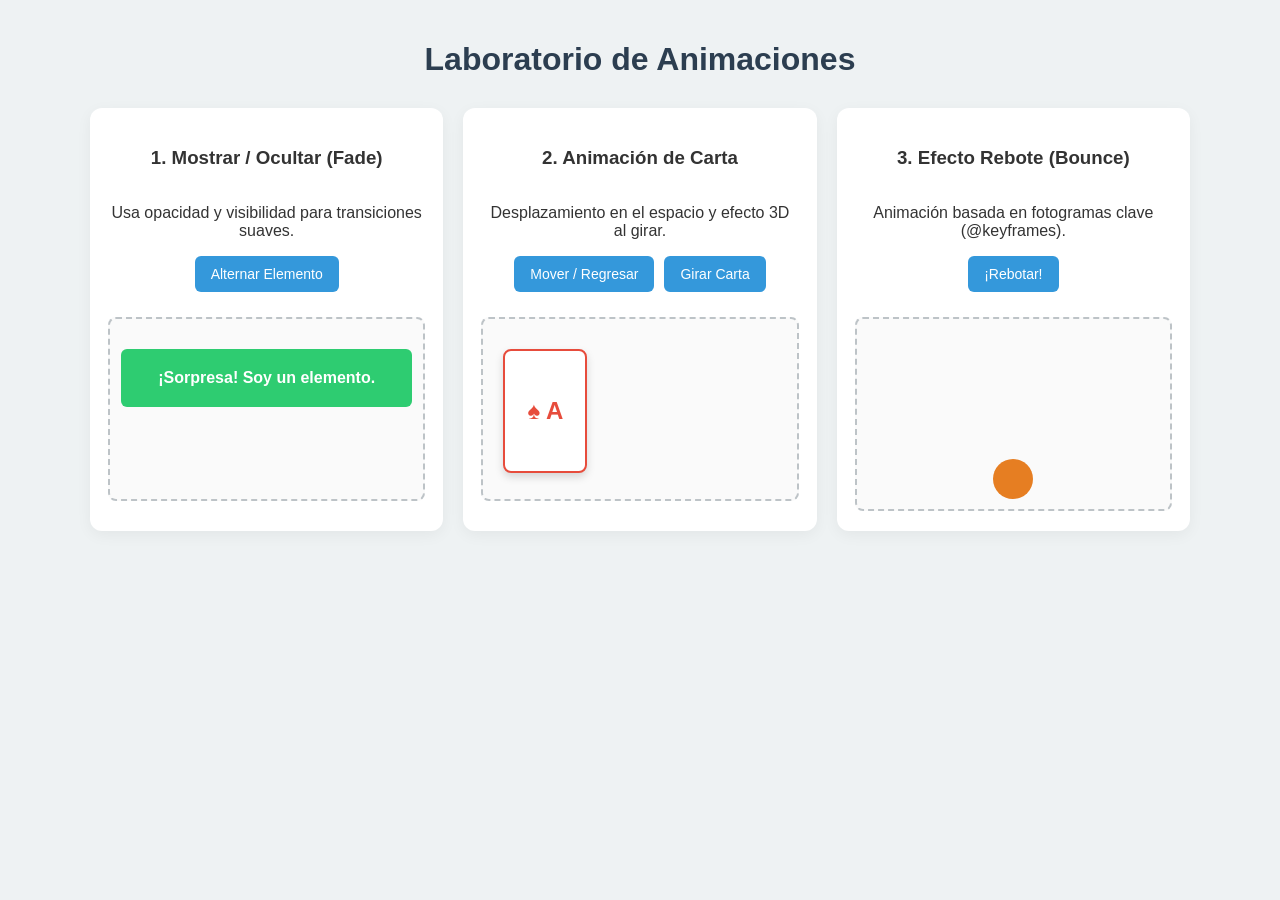
<file: 0_Profesor (ejemplos)/animations/index.html>
<!DOCTYPE html>
<html lang="es">
<head>
    <meta charset="UTF-8">
    <meta name="viewport" content="width=device-width, initial-scale=1.0">
    <title>Laboratorio de Animaciones CSS3 & JS</title>
    <link rel="stylesheet" href="assets/css/styles.css">
</head>
<body>

    <h1 class="main-title">Laboratorio de Animaciones</h1>

    <div class="dashboard">
        
        <!-- DEMO 1: MOSTRAR Y OCULTAR (FADE) -->
        <div class="card-demo">
            <h3>1. Mostrar / Ocultar (Fade)</h3>
            <p>Usa opacidad y visibilidad para transiciones suaves.</p>
            <div class="btn-group">
                <button id="btn-toggle-fade">Alternar Elemento</button>
            </div>
            <div class="box-container">
                <div id="fade-box" class="box alert-box">¡Sorpresa! Soy un elemento.</div>
            </div>
        </div>

        <!-- DEMO 2: MOVIMIENTO Y GIRO DE CARTA -->
        <div class="card-demo">
            <h3>2. Animación de Carta</h3>
            <p>Desplazamiento en el espacio y efecto 3D al girar.</p>
            <div class="btn-group">
                <button id="btn-move-card">Mover / Regresar</button>
                <button id="btn-flip-card">Girar Carta</button>
            </div>
            <div class="box-container card-scene">
                <div id="poker-card" class="card">
                    <div class="card-face card-front">♠️ A</div>
                    <div class="card-face card-back">♦️♣️♥️♠️</div>
                </div>
            </div>
        </div>

        <!-- DEMO 3: EFECTO REBOTE (KEYFRAMES) -->
        <div class="card-demo">
            <h3>3. Efecto Rebote (Bounce)</h3>
            <p>Animación basada en fotogramas clave (@keyframes).</p>
            <div class="btn-group">
                <button id="btn-bounce">¡Rebotar!</button>
            </div>
            <div class="box-container centralize">
                <div id="ball" class="ball"></div>
            </div>
        </div>

    </div>

    <script src="assets/js/app.js"></script>
</body>
</html>
</file>
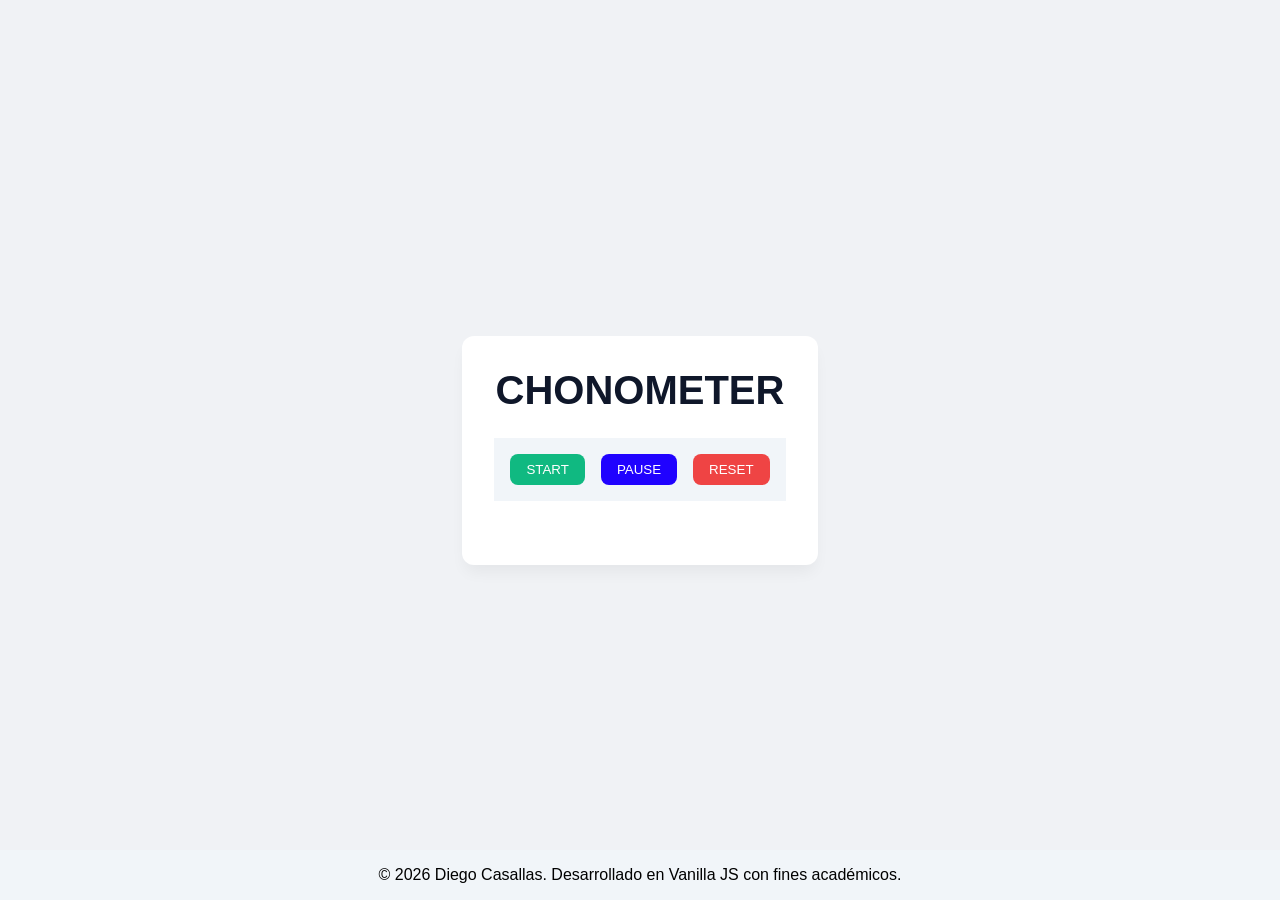
<file: 0_Profesor (ejemplos)/chonometer/index.html>
<!DOCTYPE html>
<html lang="en">
<head>
  <meta charset="UTF-8">
  <meta name="viewport" content="width=device-width, initial-scale=1.0">

  <link rel="stylesheet" href="assets/css/styles.css">
  <title>CHONOMETER</title>
</head>
<body>
    <main class="main-container">
        <div class="chonometer-container">
            <h1 class="chonometer-title">CHONOMETER</h1>
            <div class="chonometer-display" id="chonometer-display">
            </div>
            <div class="chonometer-controls">
                <button onclick="btnStart()" class="chonometer-button button-start">Start</button>
                <button onclick="btnPause()" class="chonometer-button button-pause">Pause</button>
                <button onclick="btnReset()" class="chonometer-button button-reset">Reset</button>
            </div>
        </div>  
    </main>
    <footer class="main-footer">
        <p>&copy; 2026 Diego Casallas. Desarrollado en Vanilla JS con fines académicos.</p>
    </footer>
  <script src="assets/js/app.js"></script>
</body>
</html>
</file>
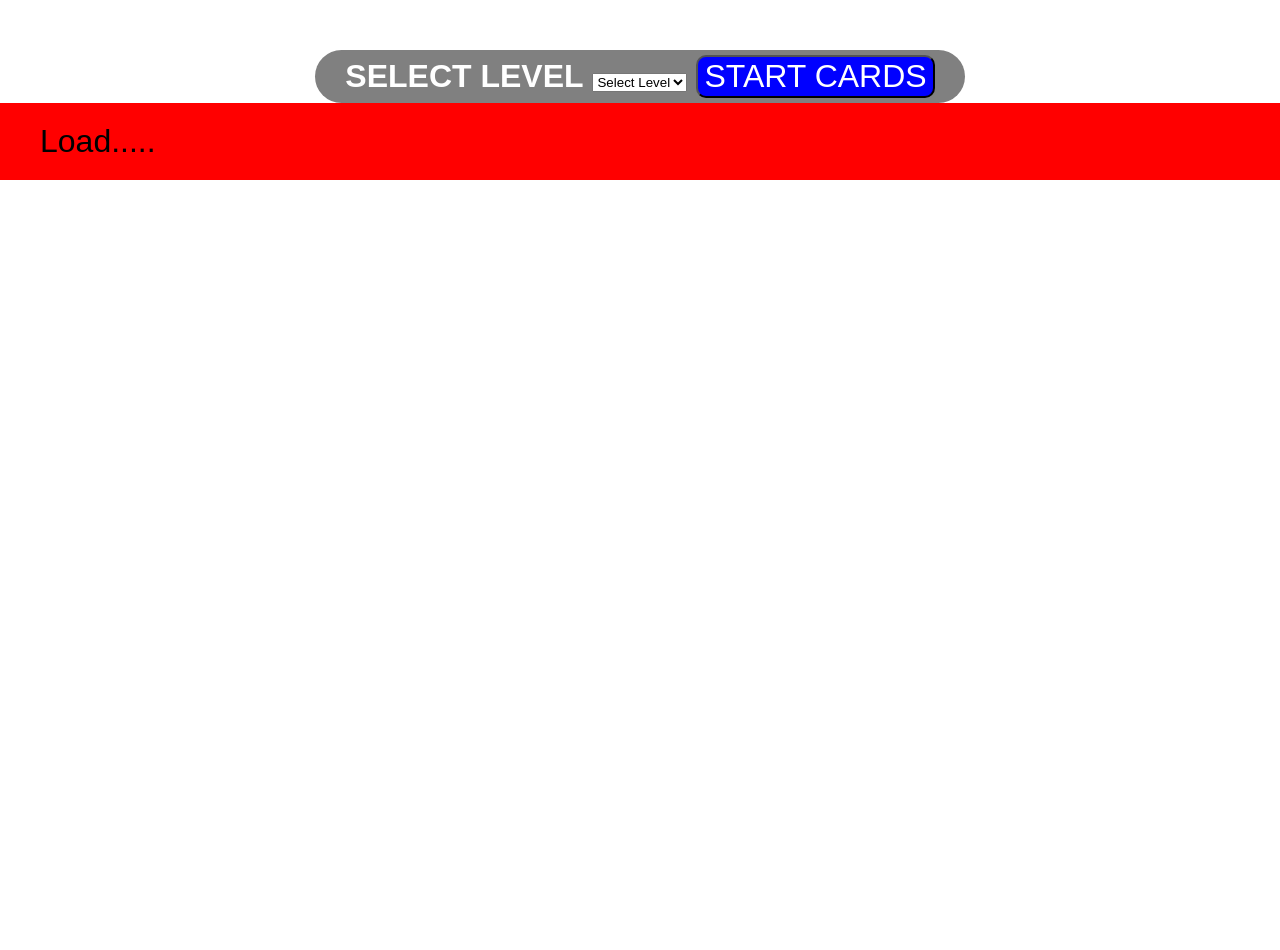
<file: 0_Profesor (ejemplos)/imageGallery/index.html>
<!DOCTYPE html>
<html lang="en">

<head>
  <meta charset="UTF-8">
  <meta name="viewport" content="width=device-width, initial-scale=1.0">
  <link rel="preconnect" href="https://fonts.googleapis.com">
  <link rel="preconnect" href="https://fonts.gstatic.com" crossorigin>
  <link
    href="https://fonts.googleapis.com/css2?family=Geist+Pixel&family=Playwrite+ID:wght@100..400&family=Yuyu+Short&display=swap"
    rel="stylesheet">
    <link rel="stylesheet" href="assets/css/styles.css">

  <title>IMAGE GALLERY</title>

</head>

<body>
  <main class="main-container">
    <section class="controls">
      <div class="difficulty-level">
        <label for="level-games">SELECT LEVEL</label>
        <select name="" id="level-games">

          <option value="" selected>Select Level</option>
          <option value="4">1</option>
          <option value="6">2</option>
          <option value="8">3</option>
          <option value="10">4</option>

        </select>
        <button class="btn-start" id="btn-start" onclick="startCards()"> Start Cards</button>
      </div>
    </section>
    <section class="game-container">
      <div class="grid-cards" id="grid-cards">
        <label class="viewLoad">Load.....</label>
        
      </div>
    </section>
  </main>

  <script src="assets/js/app.js"></script>
</body>

</html>
</file>
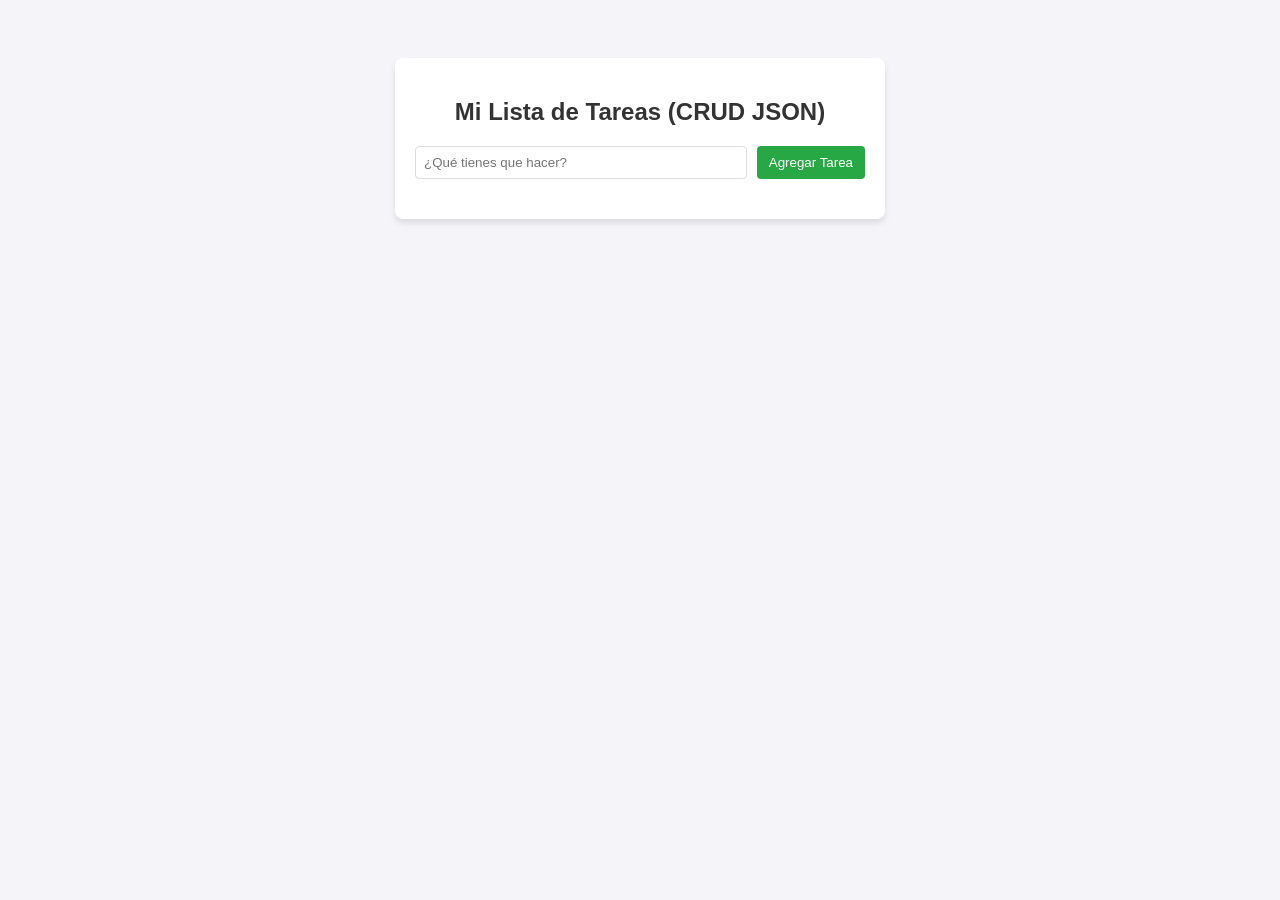
<file: 0_Profesor (ejemplos)/storage/index.html>
<!DOCTYPE html>
<html lang="es">
<head>
    <meta charset="UTF-8">
    <meta name="viewport" content="width=device-width, initial-scale=1.0">
    <title>CRUD LocalStorage JSON</title>
    <link rel="stylesheet" href="assets/css/styles.css">
</head>
<body>

    <div class="container">
        <h2>Mi Lista de Tareas (CRUD JSON)</h2>
        
        <!-- Formulario para Crear / Editar -->
        <form id="todo-form">
            <input type="hidden" id="task-id">
            <input type="text" id="task-title" placeholder="¿Qué tienes que hacer?" required>
            <button type="submit" id="form-btn">Agregar Tarea</button>
            <button type="button" id="cancel-btn" class="hidden">Cancelar</button>
        </form>

        <!-- Contenedor donde se listarán las tareas -->
        <ul id="task-list"></ul>
    </div>

    <script src="assets/js/app.js"></script>
</body>
</html>
</file>
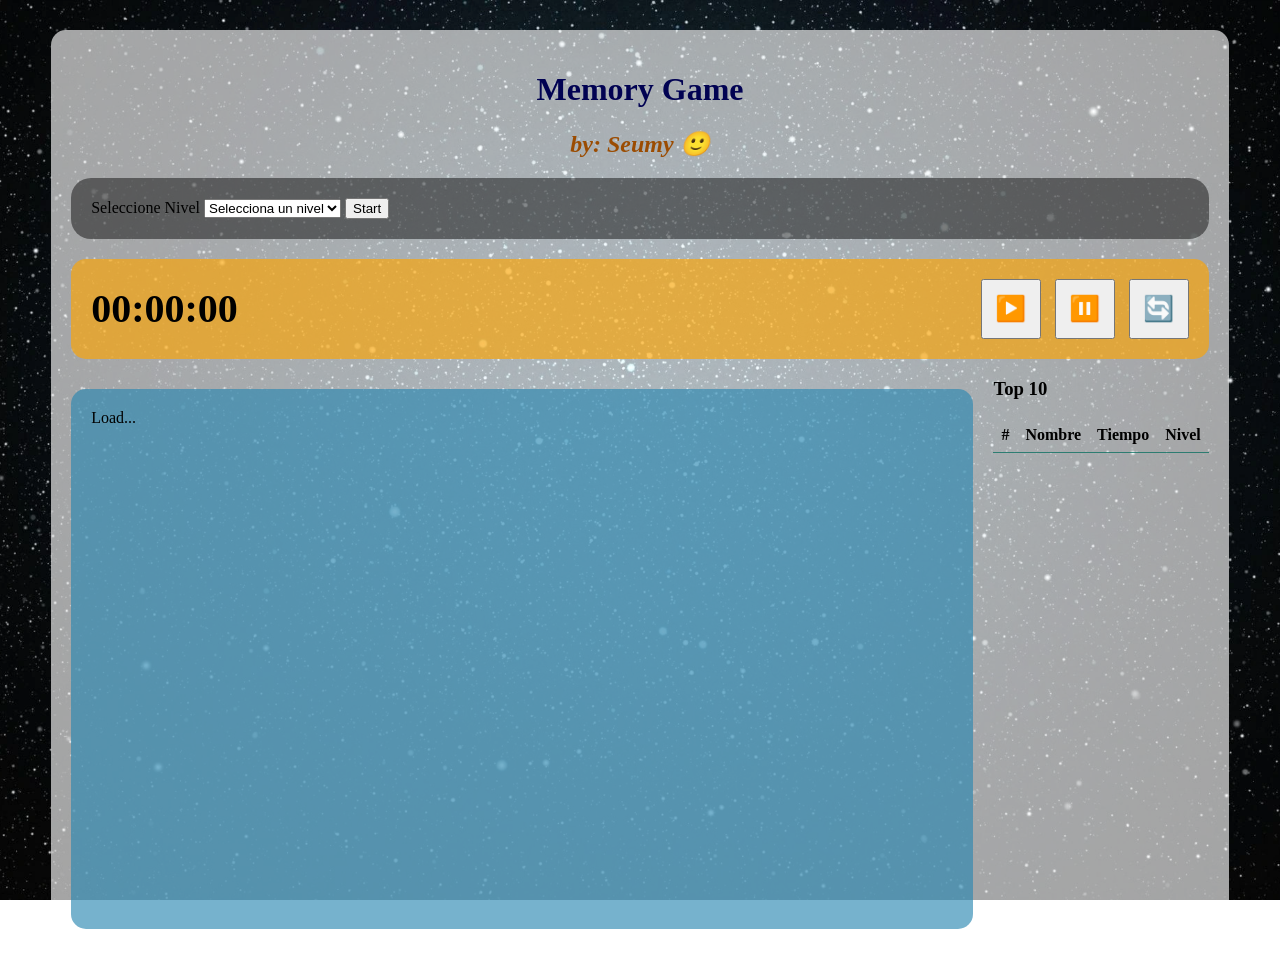
<file: idex.html>
<!DOCTYPE html> 
<html lang="es">
    <head>
        <meta charset="UTF-8">
        <meta name="viewport" content="width=device-width, initial-scale=1.0">
        <title>Memory Game</title>
        <link rel="stylesheet" href="./assets/css/styles.css">
        <link rel="stylesheet" href="assets/css/components.css">            
    </head>

    <body>
        <div class="contenido">                       
             <main>
                <h1 class="Titulo">Memory Game</h1>
                <h2 class="Subtitulo">by: Seumy 🙂</h2> 

                <main class="controles">                  
                    <div class="nivel">

                        <label for="levelGame">Seleccione Nivel</label>
                        <select id="levelGame">
                            <option value="" disabled selected >Selecciona un nivel</option>
                            <option value="4">Fácil</option>
                            <option value="6">Medio</option>
                            <option value="8">Difícil</option>
                            <option value="10">Experto</option>
                        </select>
                        
                        <button class="btn-start" id="btn-start"> Start</button>
                        
                    </div>
                </main>
                
                <section class="cronometro">
                    <span id="tiempo">00:00</span>
                    <div class="botones">
                        <button id="iniciar">▶️</button>
                        <button id="pausar">⏸️</button>
                        <button id="reiniciar">🔄</button>
                    </div>
                </section> 

                <section class="panel">
                     <section class="tablero" id="tablero">
                        <label>Load...</label>
                     </section>

                     <aside class="ranking">
                        <h3>Top 10</h3>
                        <table>
                            <thead>
                                <tr>
                                    <th>#</th>
                                    <th>Nombre</th>
                                    <th>Tiempo</th>
                                    <th>Nivel</th>
                                </tr>
                            </thead>
                            <tbody id="ranking-body">
                            <!-- Aquí se llenará dinámicamente con JavaScript -->
                            </tbody>
                        </table>
                    </aside>
                </section>                               
            </main> 
        </div>

        <script src="./assets/js/components.js" ></script>
        <script src="./assets/js/storange.js" ></script>
        <script src="./assets/js/app.js" ></script>
        
    </body>
</html>
</file>
<file: 0_Profesor (ejemplos)/animations/assets/css/styles.css>
/* --- Estilos Base y Layout --- */
body {
    font-family: 'Segoe UI', Tahoma, Geneva, Verdana, sans-serif;
    background-color: #eef2f3;
    margin: 0;
    padding: 20px;
    color: #333;
}

.main-title {
    text-align: center;
    color: #2c3e50;
    margin-bottom: 30px;
}

.dashboard {
    display: grid;
    grid-template-columns: repeat(auto-fit, minmax(300px, 1fr));
    gap: 20px;
    max-width: 1100px;
    margin: 0 auto;
}

.card-demo {
    background: white;
    border-radius: 12px;
    padding: 20px;
    box-shadow: 0 4px 15px rgba(0,0,0,0.05);
    display: flex;
    flex-direction: column;
    align-items: center;
    text-align: center;
}

.btn-group {
    display: flex;
    gap: 10px;
    margin-bottom: 25px;
}

button {
    background-color: #3498db;
    color: white;
    border: none;
    padding: 10px 16px;
    font-size: 14px;
    border-radius: 6px;
    cursor: pointer;
    transition: background 0.2s, transform 0.1s;
}

button:hover { background-color: #2980b9; }
button:active { transform: scale(0.95); }

.box-container {
    width: 100%;
    height: 180px;
    border: 2px dashed #bdc3c7;
    border-radius: 8px;
    position: relative;
    background-color: #fafafa;
    overflow: hidden;
}

.centralize {
    display: flex;
    justify-content: center;
    align-items: flex-end;
    padding-bottom: 10px;
}

/* --- DEMO 1: CSS para Mostrar/Ocultar (Fade) --- */
.box {
    width: 80%;
    margin: 30px auto;
    padding: 20px;
    border-radius: 6px;
    text-align: center;
    font-weight: bold;
}

.alert-box {
    background-color: #2ecc71;
    color: white;
    /* Estado inicial: visible y opaco */
    opacity: 1;
    visibility: visible;
    transition: opacity 0.5s ease, visibility 0.5s ease;
}

/* Clase que inyectará JS para ocultar suavemente */
.alert-box.is-hidden {
    opacity: 0;
    visibility: hidden;
}

/* --- DEMO 2: CSS para Movimiento y Giro 3D de Carta --- */
.card-scene {
    perspective: 600px; /* Necesario para el efecto 3D */
}

.card {
    width: 80px;
    height: 120px;
    position: absolute;
    left: 20px;
    top: 30px;
    transform-style: preserve-3d;
    /* Transición combinada para posición (transform) y rotación */
    transition: transform 0.8s cubic-bezier(0.25, 1, 0.5, 1);
}

/* Estado: Movido a la derecha */
.card.is-moved {
    transform: translateX(160px); 
}

/* Estado: Girado (Back-face flipper) */
.card.is-flipped {
    transform: rotateY(180deg);
}

/* Estado: Movido Y Girado al mismo tiempo */
.card.is-moved.is-flipped {
    transform: translateX(160px) rotateY(180deg);
}

/* Caras de la carta */
.card-face {
    position: absolute;
    width: 100%;
    height: 100%;
    backface-visibility: hidden; /* Oculta la cara opuesta al girar */
    border-radius: 8px;
    display: flex;
    justify-content: center;
    align-items: center;
    font-size: 24px;
    font-weight: bold;
    box-shadow: 0 4px 8px rgba(0,0,0,0.15);
}

.card-front {
    background: white;
    color: #e74c3c;
    border: 2px solid #e74c3c;
}

.card-back {
    background: #2c3e50;
    color: white;
    transform: rotateY(180deg); /* Volteada por defecto */
    font-size: 14px;
}

/* --- DEMO 3: CSS Animación por Keyframes (Rebote) --- */
.ball {
    width: 40px;
    height: 40px;
    background-color: #e67e22;
    border-radius: 50%;
    /* Posición abajo en el contenedor contenedor centralize */
}

/* Clase con la animación asignada que activará JS */
.animate-bounce {
    animation: bounceEffect 0.9s ease-in-out;
}

/* Definición de los fotogramas clave (Keyframes) */
@keyframes bounceEffect {
    0%, 100% {
        transform: translateY(0) scaleY(1);
    }
    30% {
        transform: translateY(-110px) scaleY(1.05); /* Sube y se estira levemente */
    }
    70% {
        transform: translateY(-30px) scaleY(1);
    }
    90% {
        transform: translateY(0) scaleY(0.85); /* Aplastamiento contra el suelo */
    }
}
</file>
<file: 0_Profesor (ejemplos)/chonometer/assets/css/styles.css>
/**
 * Styles for the Chonometer component
 */
:root {
  --bg-main: #f8fafc;
  --text-dark: #0f172a;
  --accent: #38bdf8;
  --card-size: 120px;
  --primary-color: #38bdf8;
  --secondary-color: #f1f5f9;
  --card-shadow: 0 10px 15px -3px rgba(0, 0, 0, 0.05);
  --font-family: 'Segoe UI', Tahoma, Geneva, Verdana, sans-serif;

}

* {
  box-sizing: border-box;
  margin: 0;
  padding: 0;
  font-family: 'Segoe UI', Tahoma, Geneva, Verdana, sans-serif;
}
body {
  display: flex;
  justify-content: center;
  align-items: center;
  height: 100vh;
  background-color: #f0f2f5;
}
#chonometer-display {
  font-size: 3rem;
  font-weight: bold;
  color: #333;
  margin-bottom: 25px;
  letter-spacing: 2px;
}

.main-container {
  max-width: 1200px;
  margin: 2rem auto;
  padding: 0 1rem;
  display: flex;
  flex-wrap: wrap;
  gap: 2rem;
  justify-content: center;
}

.chonometer-container {
  flex: 1;
  min-width: 320px;
  background: #ffffff;
  border-radius: 12px;
  padding: 2rem;
  box-shadow: var(--card-shadow);
}

.chonometer-title {
  font-size: 2.5rem;
  margin-bottom: 1rem;
  text-align: center;
  color: var(--text-dark);
}

.chonometer-display {
  font-size: 2rem;
  margin-bottom: 1rem;
  color: var(--text-dark);
  text-align: center;
  font-size: 3em;
}

.chonometer-display span {
  font-weight: bold;
  color: var(--accent);

}

.chonometer-controls {
  display: flex;
  gap: 1rem;
  align-items: center;
  justify-content: center;
  margin-bottom: 2rem;
  background: var(--secondary-color);
  padding: 1rem;
}

.chonometer-button {
  background: var(--primary-color);
  color: #ffffff;
  border: none;
  padding: 0.5rem 1rem;
  border-radius: 8px;
  cursor: pointer;
  transition: background 0.3s ease;
  text-transform: uppercase;
}

.main-footer {
  position: fixed;
  bottom: 0;
  width: 100%;
  background-color: var(--secondary-color);
  text-align: center;
  padding: 1rem;
  box-shadow: var(--card-shadow);
}

.chonometer-button:hover {
  background: #0ea5e9;
}

.button-start {
  background: #10b981;
}

.button-start:hover {
  background: #059669;
}

.button-start:disabled {
  background: #6ee7b7;
  cursor: not-allowed;
}

.button-reset {
  background: #ef4444;
}

.button-reset:hover {
  background: #dc2626;
}

.button-pause {
  background: #2002ff;
}

.button-pause:hover {
  background: #0f0458
}
</file>
<file: 0_Profesor (ejemplos)/imageGallery/assets/css/styles.css>
html,
body {
  width: 100%;
  height: 100%;
  padding: 0;
  margin: 0;
  font-family: "Yuyu Short", sans-serif;
}

.main-container {

  width: 100%;
  height: 100%;
}

.controls {

  width: 100%;
  margin-top: 50px;
}

.difficulty-level {
  text-align: center;
  background: gray;
  width: 50%;
  height: auto;
  margin: 10px;
  padding: 5px;
  margin: auto;
  border-radius: 30px;
  box-shadow: 0px 3px 3px #fff;
  font-size: 2em;
}

.btn-start {
  width: auto;
  font-size: 1em;
  text-transform: uppercase;
  background: blue;
  border-radius: 10px;
  color: white;
  cursor: pointer;
}

.btn-start:hover {
  width: auto;
  font-size: 1.1em;
  text-transform: uppercase;
  background: rgb(1, 1, 25);
}

.difficulty-level>label {
  color: white;
  font-weight: 700;
}

.game-container {
  width: 100%;
  margin: auto;
  background: red;
}

.viewLoad {
  font-size: 2em;
}

.grid-cards {
  display: grid;
  /* auto-fit crea columnas automáticamente, minmax asegura un tamaño mínimo y 1fr distribuye el espacio */
  grid-template-columns: repeat(auto-fit, minmax(250px, 1fr));
  gap: 15px;
  /* Espacio entre las imágenes */
  padding: 20px;
  max-width: 1200px;
  margin: 0 auto;
}

.item-grid {
  position: relative;
  overflow: hidden;
  border-radius: 8px;
  aspect-ratio: 16 / 9;
  /* Mantiene una proporción fija en las imágenes */
  cursor: pointer;
}

.item-grid img {
  width: 100%;
  height: 100%;
  object-fit: cover;
  /* La imagen cubre todo el contenedor sin deformarse */
  display: block;
  transition: transform 0.3s ease;
}

.item-grid img:hover {
  transform: scale(1.05);
  /* Efecto zoom sutil al pasar el mouse */
}
</file>
<file: 0_Profesor (ejemplos)/storage/assets/css/styles.css>
body {
    font-family: Arial, sans-serif;
    background-color: #f4f4f9;
    display: flex;
    justify-content: center;
    padding-top: 50px;
}

.container {
    background: white;
    padding: 20px;
    border-radius: 8px;
    box-shadow: 0 4px 6px rgba(0, 0, 0, 0.1);
    width: 100%;
    max-width: 450px;
}

h2 { text-align: center; color: #333; }

form {
    display: flex;
    gap: 10px;
    margin-bottom: 20px;
}

input[type="text"] {
    flex: 1;
    padding: 8px;
    border: 1px solid #ddd;
    border-radius: 4px;
}

button {
    padding: 8px 12px;
    border: none;
    border-radius: 4px;
    cursor: pointer;
    background-color: #28a745;
    color: white;
}

button.edit-btn { background-color: #ffc107; color: black; }
button.delete-btn { background-color: #dc3545; }
#cancel-btn { background-color: #6c757d; }

.hidden { display: none; }

ul { list-style: none; padding: 0; }

li {
    background: #f9f9f9;
    padding: 10px;
    margin-bottom: 8px;
    border-radius: 4px;
    display: flex;
    justify-content: space-between;
    align-items: center;
    border-left: 4px solid #007bff;
}

.actions { display: flex; gap: 5px; }
</file>
<file: assets/css/styles.css>
body{    
    background-image: url('../images/Fondo.webp');
    background-size: cover;
    background-position: center;
    background-repeat: no-repeat;
    background-attachment: fixed;    
}

.Titulo {
    text-align: center;
    color: rgb(1, 2, 82);
    font-weight: bold;       
}

.Subtitulo {
    text-align: center;
    color: rgb(155, 76, 2);
    font-weight: bold;
    font-style: italic;    
}
 
.contenido {
    width: 90%;
    max-width: 1200px;
    margin: 30px auto;

    background-color: rgba(255, 255, 255, 0.637);
    border-radius: 15px;
    padding: 20px;    
}

.nivel {
    background: rgba(0, 0, 0, 0.459);
    padding: 20px;
    border-radius: 20px;
}

.panel {
    display: flex;
    gap: 20px;    
}

.tablero {
    flex: 3;
    min-height: 500px;
    background: rgba(43, 135, 177, 0.644);
    border-radius: 15px;
    padding: 20px;
}

.raking {
    flex: 1;
    background: cielblue;
    border-radius: 15px;
    padding: 15px;
}

table {
    width: 100%;
    border-collapse: collapse;
}

th, td {
    padding: 8px;
    text-align: center;
    border-bottom: 1px solid rgba(4, 110, 93, 0.74);
}

.cronometro {
    margin-top: 20px;
    background: rgba(255, 166, 0, 0.644);
    border-radius: 15px;
    padding: 20px;
    display: flex;
    justify-content: space-between;
    align-items: center;
}

#tiempo {
    font-size: 40px;
    font-weight: bold;
}

.botones button {
    width: 60px;
    height: 60px;
    font-size: 25px;
    margin-left: 10px;
    cursor: pointer;
}
</file>
<file: assets/css/components.css>
.tablero {
  width: 100%;
  margin-top: 30px;
  text-align: center;
  display: flex;
  gap: 15px;
  flex-wrap: wrap;
}

.tablero img {
  width: 120px;
  height: 160px;
  border-radius: 15px;
  cursor: pointer;
}

.card {
  width: 100px;
  height: 120px;
  border-radius: 15px;
  overflow: hidden;
  cursor: pointer;
}  

.card img {
  width: 100%;
  height: 100%;
  object-fit: cover;
}
</file>
